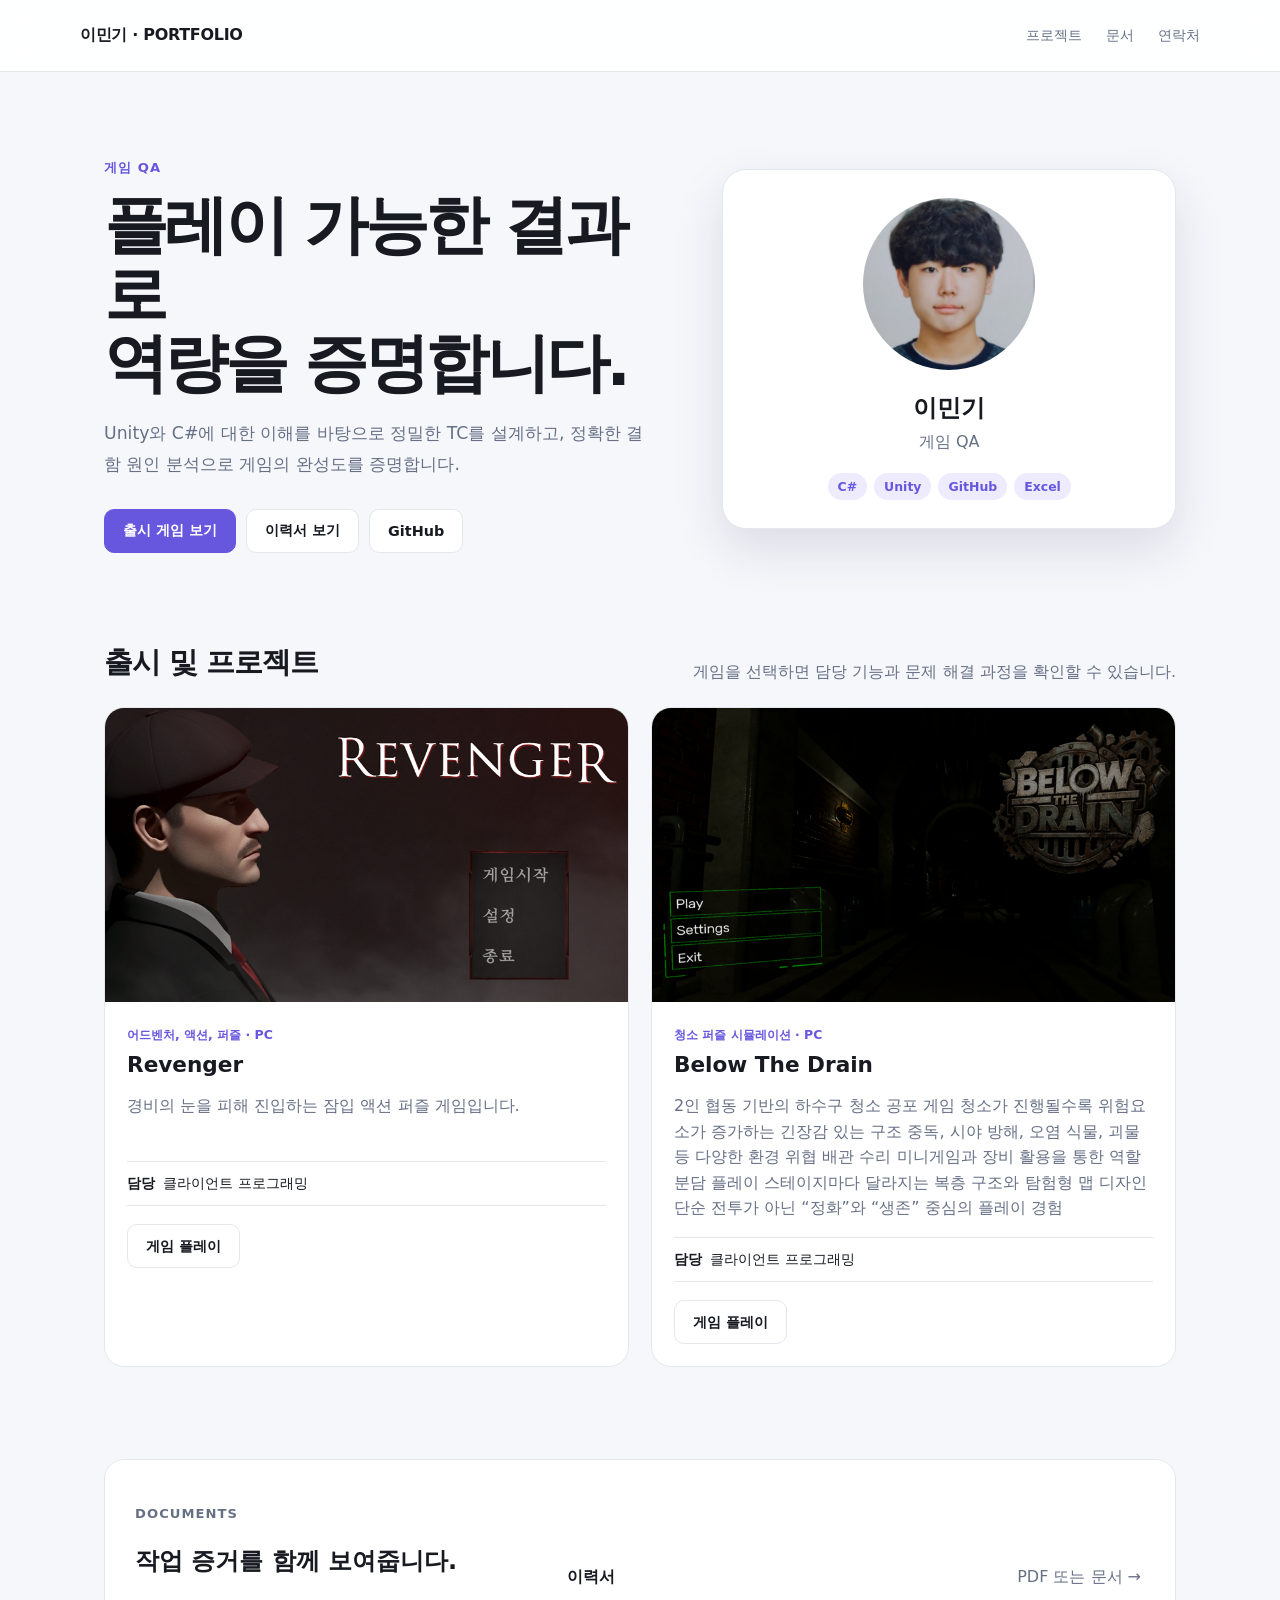
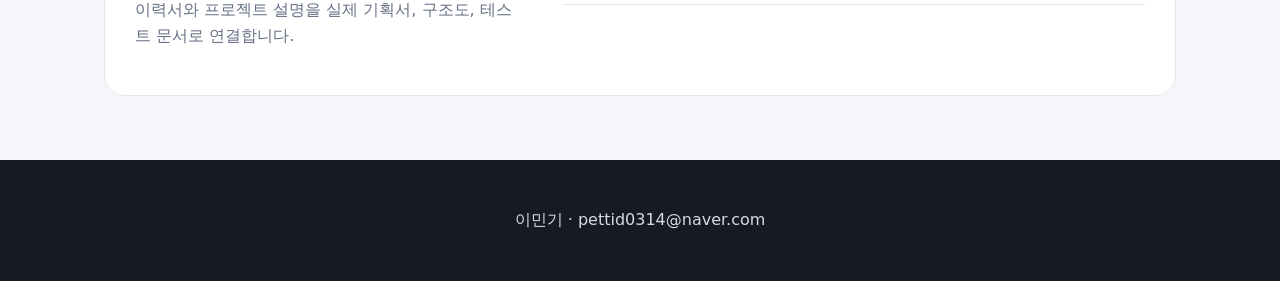
<file: index.html>
<!doctype html>
<html lang="ko">
<head>
  <meta charset="utf-8">
  <meta name="viewport" content="width=device-width, initial-scale=1">
  <meta name="description" content="게임콘텐츠 포트폴리오">
  <title>게임 포트폴리오</title>
  <link rel="stylesheet" href="css/portfolio.css">
</head>
<body>
  <header class="site-header">
    <a class="brand" href="index.html" id="brand">GAME PORTFOLIO</a>
    <nav aria-label="주요 메뉴">
      <a href="#projects">프로젝트</a>
      <a href="#documents">문서</a>
      <a href="#contact">연락처</a>
    </nav>
  </header>

  <main id="app" aria-live="polite">
    <section class="loading">포트폴리오 정보를 불러오고 있습니다.</section>
  </main>

  <footer id="contact">
    <p id="footer-text">Game Portfolio</p>
  </footer>

  <script src="js/portfolio.js" defer></script>
</body>
</html>
</file>
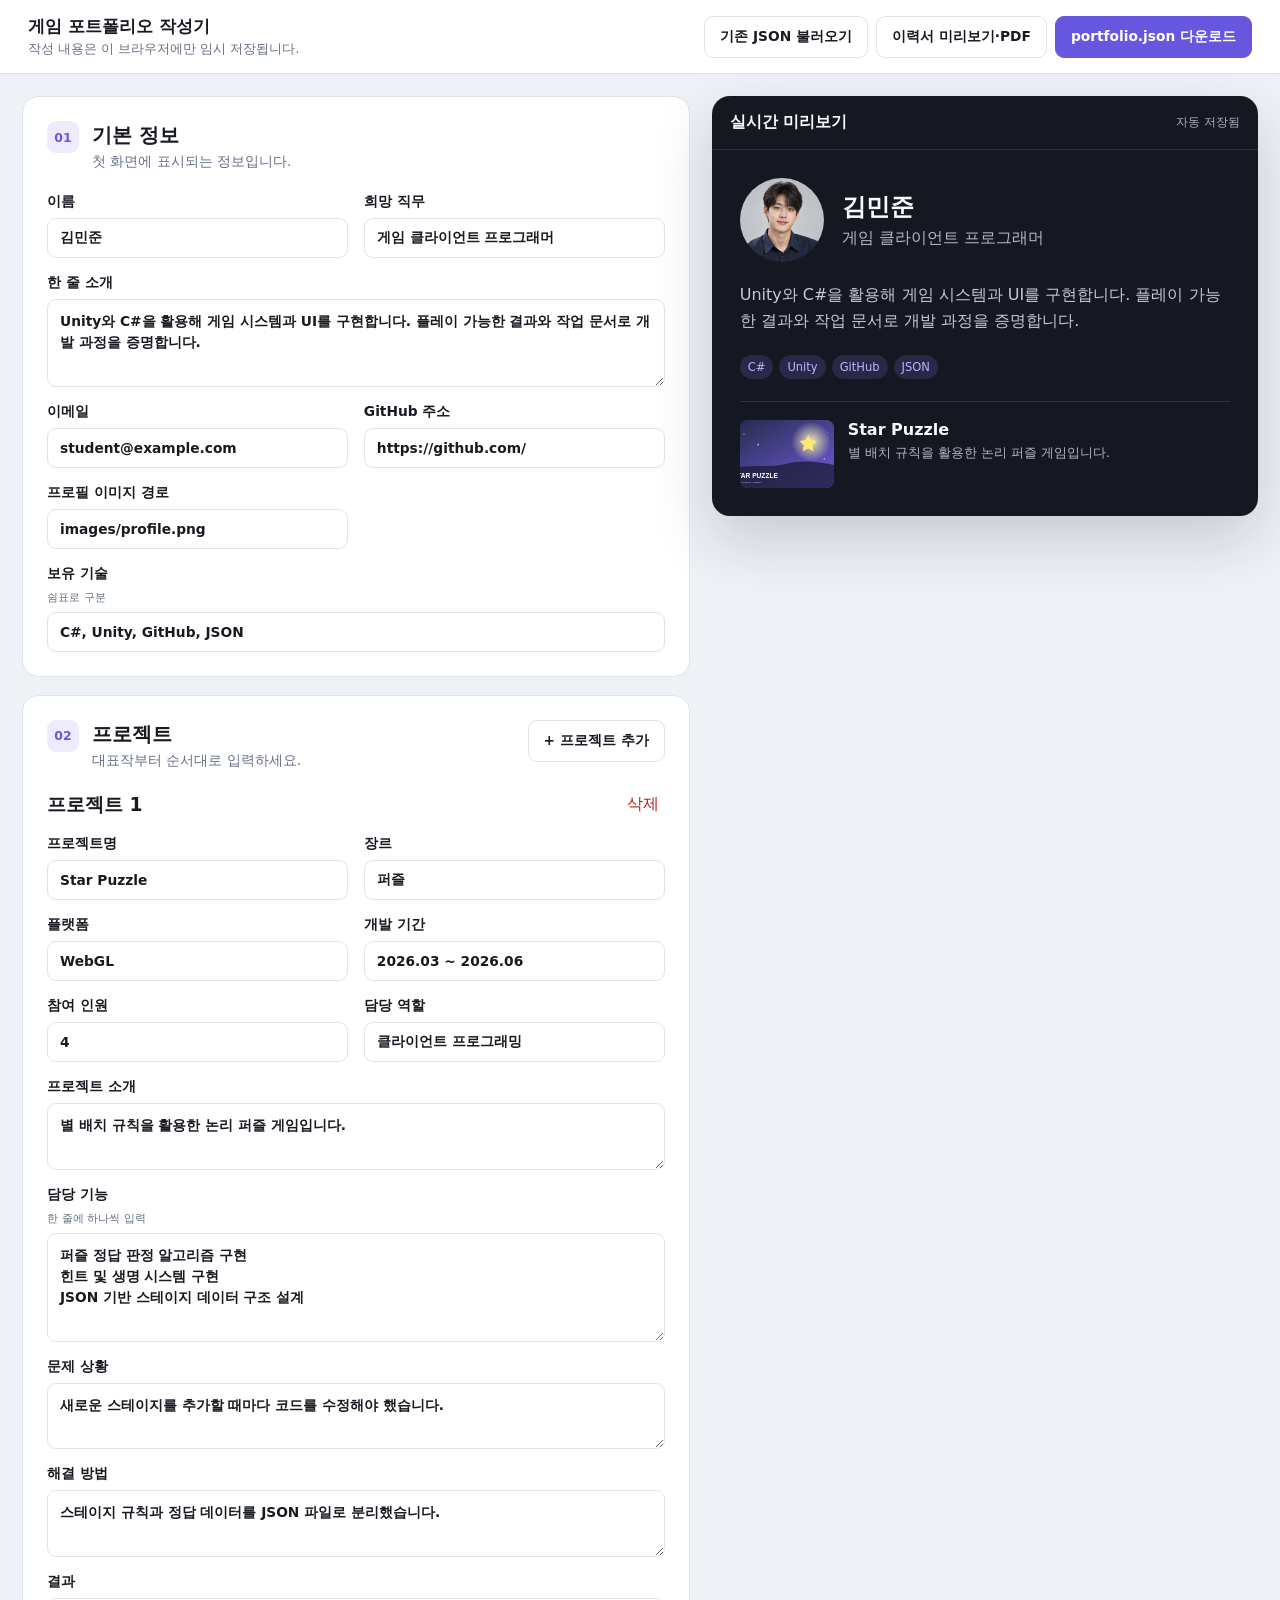
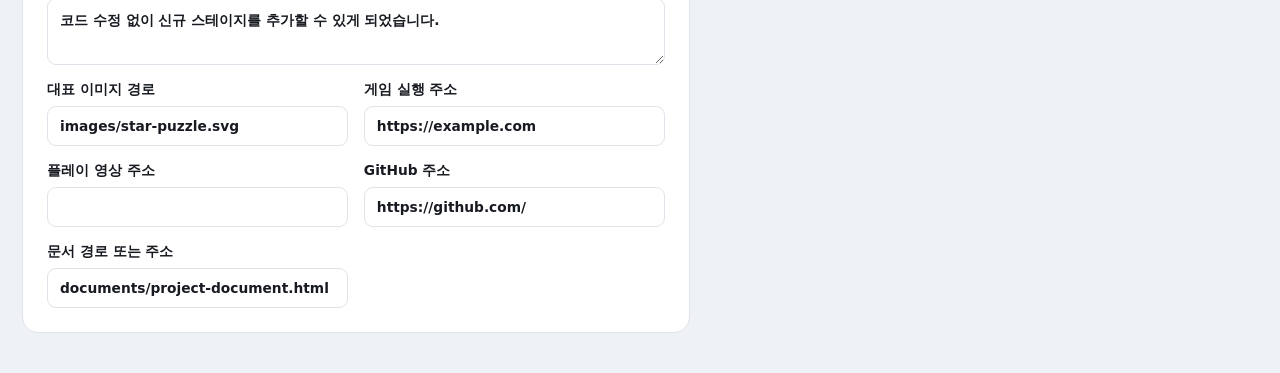
<file: editor.html>
<!doctype html>
<html lang="ko">
<head>
  <meta charset="utf-8">
  <meta name="viewport" content="width=device-width, initial-scale=1">
  <meta name="description" content="게임 포트폴리오 JSON 작성기">
  <title>포트폴리오 작성기</title>
  <link rel="stylesheet" href="css/editor.css">
</head>
<body>
  <header class="editor-header">
    <div>
      <strong>게임 포트폴리오 작성기</strong>
      <span>작성 내용은 이 브라우저에만 임시 저장됩니다.</span>
    </div>
    <div class="header-actions">
      <label class="button secondary" for="json-import">기존 JSON 불러오기</label>
      <input id="json-import" type="file" accept="application/json,.json" hidden>
      <button class="button secondary" id="preview-resume" type="button">이력서 미리보기·PDF</button>
      <button class="button primary" id="download-json" type="button">portfolio.json 다운로드</button>
    </div>
  </header>

  <main class="editor-layout">
    <form id="portfolio-form" novalidate>
      <section class="form-section">
        <div class="section-heading"><span>01</span><div><h1>기본 정보</h1><p>첫 화면에 표시되는 정보입니다.</p></div></div>
        <div class="field-grid">
          <label>이름<input name="name" required placeholder="김민준"></label>
          <label>희망 직무<input name="job" required placeholder="게임 클라이언트 프로그래머"></label>
          <label class="wide">한 줄 소개<textarea name="introduction" required rows="3" placeholder="Unity와 C#을 활용해 게임 시스템과 UI를 구현합니다."></textarea></label>
          <label>이메일<input name="email" type="email" required placeholder="student@example.com"></label>
          <label>GitHub 주소<input name="github" type="url" placeholder="https://github.com/student-id"></label>
          <label>프로필 이미지 경로<input name="profileImage" value="images/profile.png"></label>
          <label class="wide">보유 기술 <small>쉼표로 구분</small><input name="skills" placeholder="C#, Unity, GitHub, JSON"></label>
        </div>
      </section>

      <section class="form-section">
        <div class="section-heading project-heading"><span>02</span><div><h2>프로젝트</h2><p>대표작부터 순서대로 입력하세요.</p></div><button class="button secondary" id="add-project" type="button">+ 프로젝트 추가</button></div>
        <div id="project-forms"></div>
      </section>

      <div id="validation-message" role="alert"></div>
    </form>

    <aside class="preview-panel">
      <div class="preview-heading"><strong>실시간 미리보기</strong><span id="save-state">자동 저장됨</span></div>
      <div id="portfolio-preview"></div>
    </aside>
  </main>

  <template id="project-template">
    <article class="project-form">
      <div class="project-form-header"><h3>프로젝트 <span class="project-number"></span></h3><button type="button" class="remove-project">삭제</button></div>
      <div class="field-grid">
        <label>프로젝트명<input data-key="title" required></label>
        <label>장르<input data-key="genre" placeholder="퍼즐"></label>
        <label>플랫폼<input data-key="platform" placeholder="WebGL"></label>
        <label>개발 기간<input data-key="period" placeholder="2026.03 ~ 2026.06"></label>
        <label>참여 인원<input data-key="teamSize" type="number" min="1" value="1"></label>
        <label>담당 역할<input data-key="role" required placeholder="클라이언트 프로그래밍"></label>
        <label class="wide">프로젝트 소개<textarea data-key="description" required rows="2"></textarea></label>
        <label class="wide">담당 기능 <small>한 줄에 하나씩 입력</small><textarea data-key="contributions" required rows="4"></textarea></label>
        <label class="wide">문제 상황<textarea data-key="problem" rows="2"></textarea></label>
        <label class="wide">해결 방법<textarea data-key="solution" rows="2"></textarea></label>
        <label class="wide">결과<textarea data-key="result" rows="2"></textarea></label>
        <label>대표 이미지 경로<input data-key="thumbnail" placeholder="images/game.jpg"></label>
        <label>게임 실행 주소<input data-key="play" type="url"></label>
        <label>플레이 영상 주소<input data-key="video" type="url"></label>
        <label>GitHub 주소<input data-key="github" type="url"></label>
        <label>문서 경로 또는 주소<input data-key="document"></label>
      </div>
    </article>
  </template>

  <script src="js/editor.js" defer></script>
</body>
</html>
</file>
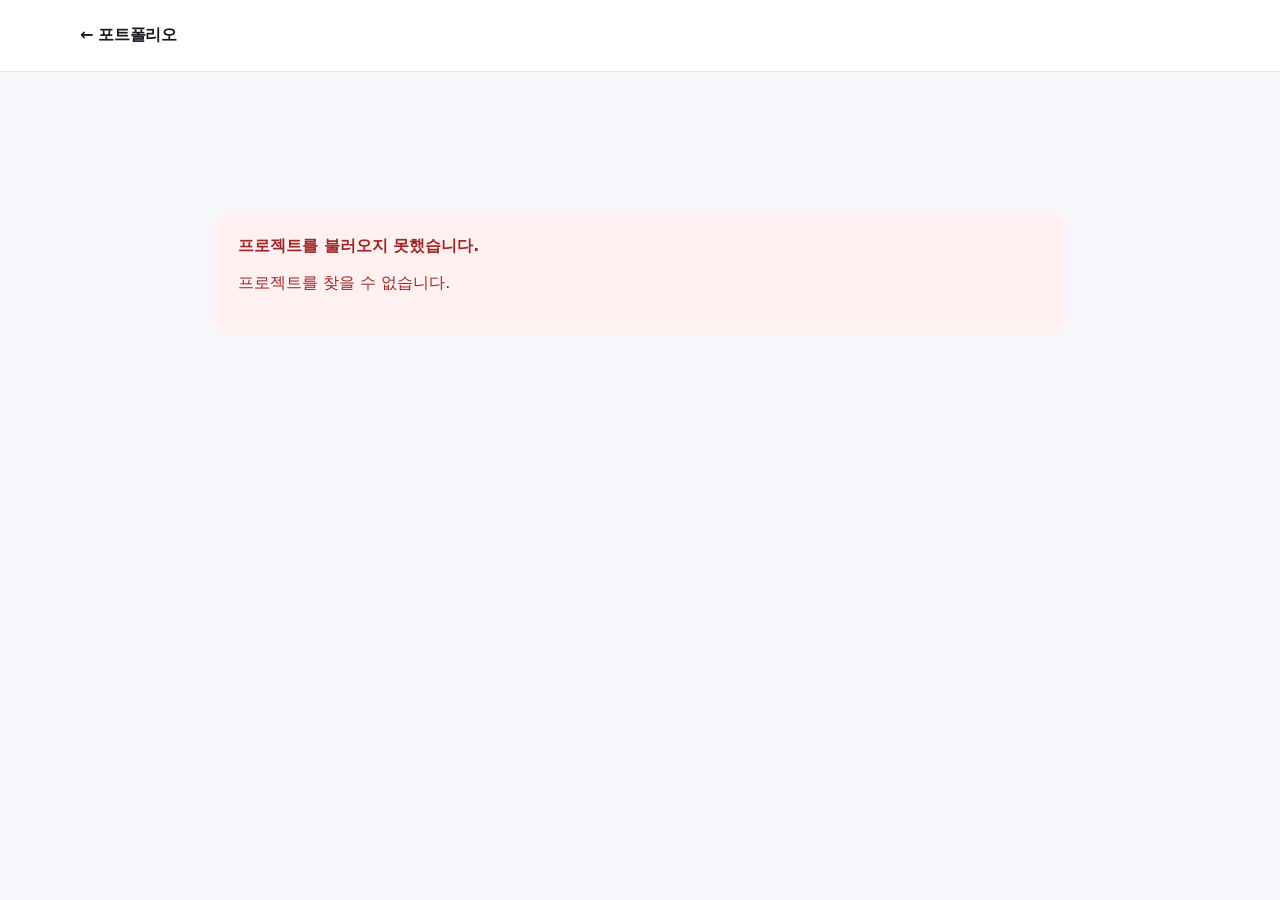
<file: project.html>
<!doctype html>
<html lang="ko">
<head>
  <meta charset="utf-8">
  <meta name="viewport" content="width=device-width, initial-scale=1">
  <meta name="description" content="게임 프로젝트 상세">
  <title>프로젝트 상세</title>
  <link rel="stylesheet" href="css/portfolio.css">
</head>
<body>
  <header class="site-header">
    <a class="brand" href="index.html">← 포트폴리오</a>
  </header>
  <main id="project-app" class="detail-shell" aria-live="polite">
    <section class="loading">프로젝트 정보를 불러오고 있습니다.</section>
  </main>
  <script src="js/project.js" defer></script>
</body>
</html>
</file>
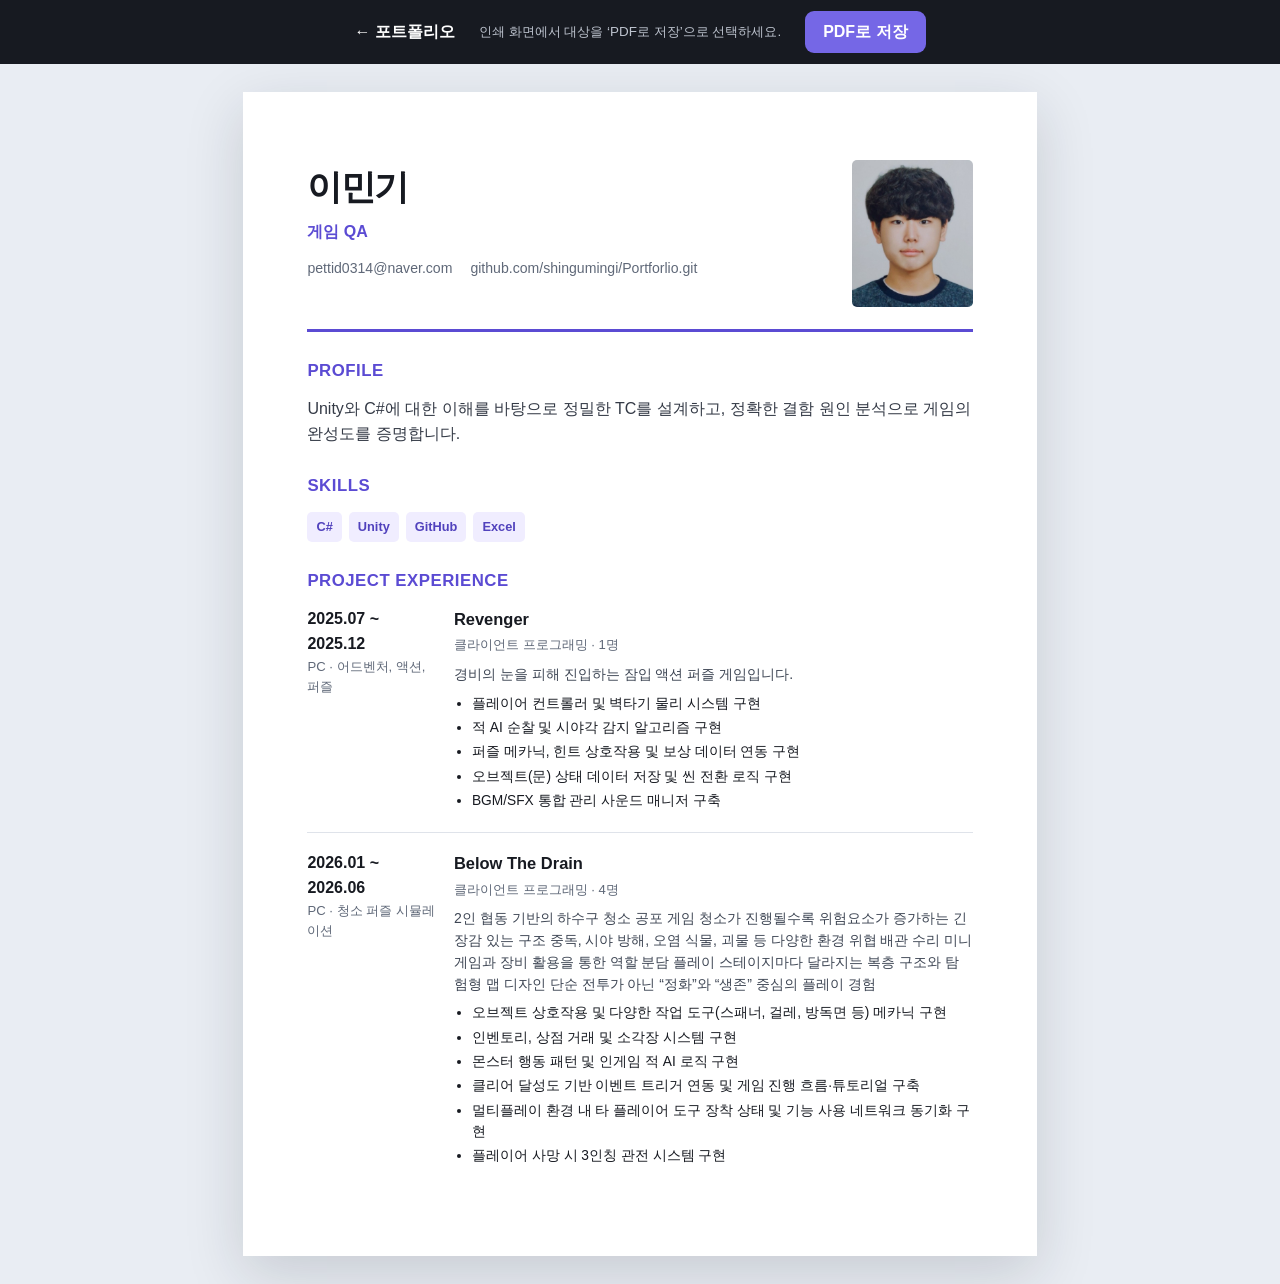
<file: resume.html>
<!doctype html>
<html lang="ko">
<head>
  <meta charset="utf-8">
  <meta name="viewport" content="width=device-width, initial-scale=1">
  <meta name="description" content="게임 개발자 이력서">
  <title>이력서</title>
  <link rel="stylesheet" href="css/resume.css">
</head>
<body>
  <div class="resume-toolbar">
    <a href="index.html">← 포트폴리오</a>
    <span>인쇄 화면에서 대상을 ‘PDF로 저장’으로 선택하세요.</span>
    <button id="save-pdf" type="button">PDF로 저장</button>
  </div>
  <main id="resume-app" class="resume-page" aria-live="polite">
    <p>이력서 정보를 불러오고 있습니다.</p>
  </main>
  <script src="js/resume.js" defer></script>
</body>
</html>
</file>
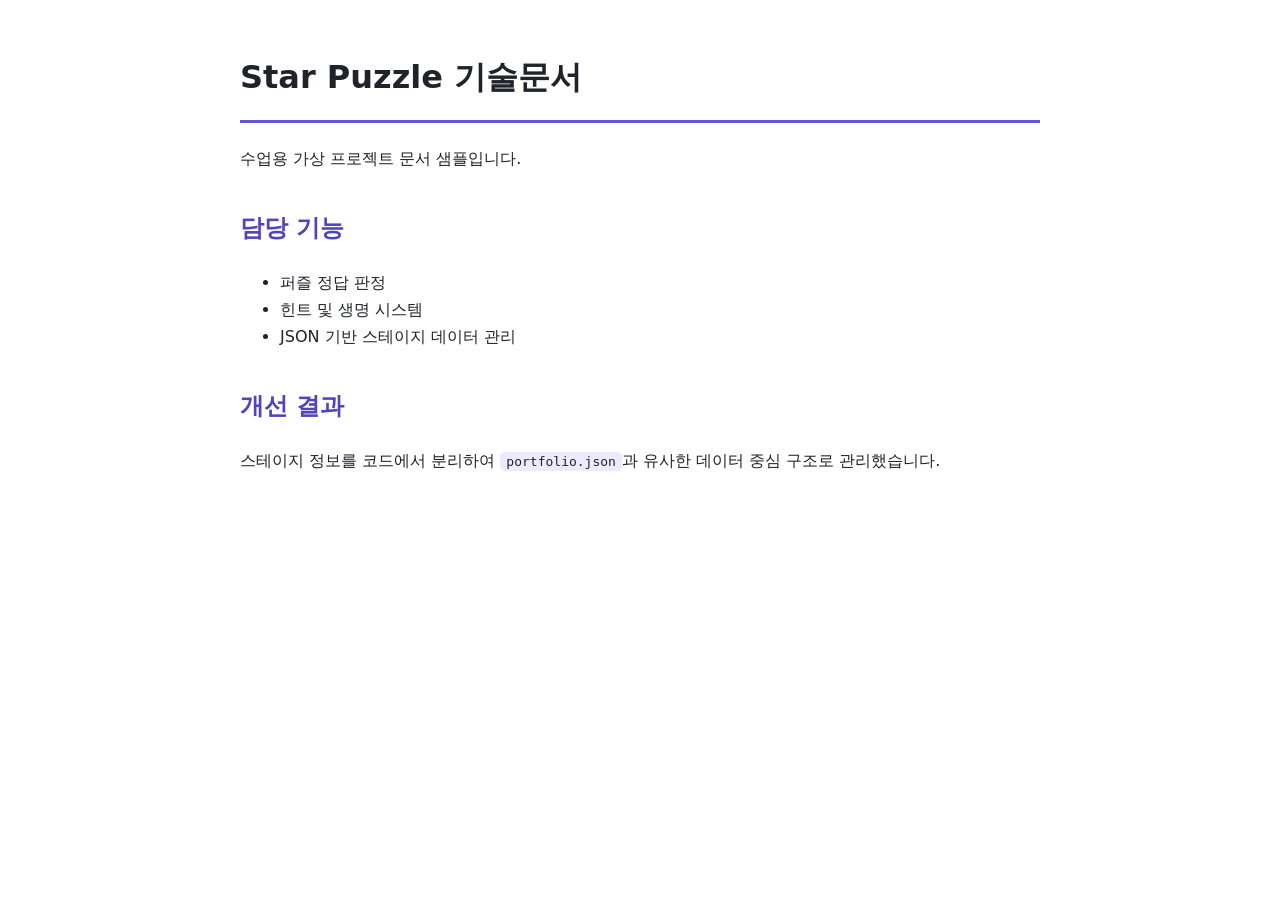
<file: documents/project-document.html>
<!doctype html><html lang="ko"><head><meta charset="utf-8"><meta name="viewport" content="width=device-width,initial-scale=1"><title>Star Puzzle 기술문서</title><style>body{max-width:800px;margin:50px auto;padding:0 24px;color:#20232a;font-family:system-ui,sans-serif;line-height:1.7}h1{border-bottom:3px solid #6757df;padding-bottom:16px}h2{margin-top:36px;color:#5144bc}code{background:#eeeafe;padding:2px 6px;border-radius:5px}</style></head><body><h1>Star Puzzle 기술문서</h1><p>수업용 가상 프로젝트 문서 샘플입니다.</p><h2>담당 기능</h2><ul><li>퍼즐 정답 판정</li><li>힌트 및 생명 시스템</li><li>JSON 기반 스테이지 데이터 관리</li></ul><h2>개선 결과</h2><p>스테이지 정보를 코드에서 분리하여 <code>portfolio.json</code>과 유사한 데이터 중심 구조로 관리했습니다.</p></body></html>
</file>
<file: css/portfolio.css>
:root {
  --bg: #f6f7fb;
  --surface: #ffffff;
  --text: #171a21;
  --muted: #667085;
  --line: #e4e7ec;
  --accent: #6757df;
  --accent-soft: #eeebff;
  --shadow: 0 20px 50px rgba(35, 31, 77, .12);
}
* { box-sizing: border-box; }
html { scroll-behavior: smooth; }
body { margin: 0; background: var(--bg); color: var(--text); font-family: Pretendard, "Noto Sans KR", system-ui, sans-serif; }
a { color: inherit; }
.site-header { height: 72px; display: flex; align-items: center; justify-content: space-between; gap: 24px; padding: 0 max(24px, calc((100vw - 1120px) / 2)); background: rgba(255,255,255,.9); border-bottom: 1px solid var(--line); position: sticky; top: 0; z-index: 10; backdrop-filter: blur(12px); }
.brand { font-weight: 800; text-decoration: none; letter-spacing: -.02em; }
nav { display: flex; gap: 24px; }
nav a { color: var(--muted); text-decoration: none; font-size: .9rem; }
.loading, .error { max-width: 1120px; margin: 80px auto; padding: 24px; }
.error { background: #fff1f1; color: #a12828; border-radius: 14px; }
.hero { max-width: 1120px; margin: 0 auto; padding: 74px 24px 62px; display: grid; grid-template-columns: 1.1fr .9fr; gap: 64px; align-items: center; }
.eyebrow { color: var(--accent); font-weight: 800; letter-spacing: .08em; font-size: .82rem; text-transform: uppercase; }
.hero h1 { margin: 14px 0 20px; font-size: clamp(2.5rem, 5vw, 4.4rem); line-height: 1.08; letter-spacing: -.055em; }
.intro { max-width: 620px; color: var(--muted); font-size: 1.08rem; line-height: 1.75; }
.actions { display: flex; flex-wrap: wrap; gap: 10px; margin-top: 30px; }
.button { display: inline-flex; align-items: center; justify-content: center; min-height: 44px; padding: 0 18px; border: 1px solid var(--line); border-radius: 10px; background: var(--surface); text-decoration: none; font-weight: 700; font-size: .9rem; }
.button.primary { background: var(--accent); border-color: var(--accent); color: #fff; }
.profile-card { padding: 28px; background: var(--surface); border: 1px solid var(--line); border-radius: 24px; box-shadow: var(--shadow); }
.profile-card img { display: block; width: 172px; height: 172px; object-fit: cover; border-radius: 50%; margin: 0 auto 22px; background: var(--accent-soft); }
.profile-card h2 { text-align: center; margin: 0; }
.profile-card p { text-align: center; color: var(--muted); margin: 8px 0 20px; }
.skill-list { display: flex; flex-wrap: wrap; justify-content: center; gap: 7px; }
.tag { display: inline-flex; padding: 6px 10px; border-radius: 999px; background: var(--accent-soft); color: var(--accent); font-size: .78rem; font-weight: 700; }
.section { max-width: 1120px; margin: 0 auto; padding: 28px 24px 64px; }
.section-heading { display: flex; justify-content: space-between; align-items: end; gap: 20px; margin-bottom: 24px; }
.section-heading h2 { margin: 0; font-size: 1.8rem; letter-spacing: -.035em; }
.section-heading p { margin: 0; color: var(--muted); }
.project-grid { display: grid; grid-template-columns: repeat(2, minmax(0, 1fr)); gap: 22px; }
.project-card { overflow: hidden; background: var(--surface); border: 1px solid var(--line); border-radius: 20px; transition: transform .18s ease, box-shadow .18s ease; }
.project-card:hover { transform: translateY(-3px); box-shadow: var(--shadow); }
.project-card img { display: block; width: 100%; aspect-ratio: 16/9; object-fit: cover; background: #252b45; }
.project-content { padding: 22px; }
.project-meta { color: var(--accent); font-size: .78rem; font-weight: 800; }
.project-content h3 { margin: 8px 0; font-size: 1.35rem; }
.project-content p { color: var(--muted); line-height: 1.6; min-height: 52px; }
.project-role { padding: 12px 0; border-top: 1px solid var(--line); border-bottom: 1px solid var(--line); font-size: .9rem; }
.project-role strong { margin-right: 8px; }
.card-actions { display: flex; flex-wrap: wrap; gap: 8px; margin-top: 18px; }
.documents { display: grid; grid-template-columns: .8fr 1.2fr; gap: 40px; padding: 30px; background: var(--surface); border: 1px solid var(--line); border-radius: 20px; }
.documents p { color: var(--muted); line-height: 1.65; }
.document-list { display: grid; align-content: center; }
.document-link { display: flex; justify-content: space-between; padding: 16px 4px; border-bottom: 1px solid var(--line); text-decoration: none; font-weight: 700; }
.document-link span { color: var(--muted); font-weight: 500; }
footer { padding: 34px 24px; text-align: center; background: #171a21; color: #d7dae0; }
.detail-shell { max-width: 900px; margin: 0 auto; padding: 60px 24px 90px; }
.detail-cover { width: 100%; aspect-ratio: 16/8; object-fit: cover; border-radius: 24px; background: #252b45; }
.detail-title { margin: 32px 0 8px; font-size: clamp(2.2rem, 5vw, 3.7rem); letter-spacing: -.045em; }
.detail-summary { color: var(--muted); font-size: 1.06rem; line-height: 1.75; }
.detail-facts { display: grid; grid-template-columns: repeat(4, 1fr); gap: 12px; margin: 30px 0; }
.fact { padding: 16px; background: var(--surface); border: 1px solid var(--line); border-radius: 14px; }
.fact small { display: block; color: var(--muted); margin-bottom: 6px; }
.detail-section { margin-top: 46px; }
.detail-section h2 { margin-bottom: 18px; }
.contribution-list { padding-left: 22px; line-height: 1.9; }
.solve-grid { display: grid; grid-template-columns: repeat(3, 1fr); gap: 12px; }
.solve-item { padding: 20px; background: var(--surface); border: 1px solid var(--line); border-radius: 14px; }
.solve-item small { color: var(--accent); font-weight: 800; }
.solve-item p { color: var(--muted); line-height: 1.65; }
@media (max-width: 760px) {
  .site-header { height: 62px; }
  nav { display: none; }
  .hero { grid-template-columns: 1fr; padding-top: 48px; gap: 34px; }
  .profile-card { max-width: 420px; width: 100%; }
  .project-grid, .documents, .solve-grid { grid-template-columns: 1fr; }
  .detail-facts { grid-template-columns: 1fr 1fr; }
  .section-heading { display: block; }
  .section-heading p { margin-top: 8px; }
}
@media (prefers-reduced-motion: reduce) { * { scroll-behavior: auto !important; transition: none !important; } }
</file>
<file: css/editor.css>
:root { --bg:#eef1f6; --surface:#fff; --text:#171a21; --muted:#667085; --line:#dfe3ea; --accent:#6757df; --danger:#b42318; }
* { box-sizing: border-box; }
body { margin:0; background:var(--bg); color:var(--text); font-family:Pretendard,"Noto Sans KR",system-ui,sans-serif; }
.editor-header { min-height:74px; padding:14px 28px; display:flex; align-items:center; justify-content:space-between; gap:20px; background:var(--surface); border-bottom:1px solid var(--line); position:sticky; top:0; z-index:10; }
.editor-header strong { display:block; font-size:1.05rem; }
.editor-header span { color:var(--muted); font-size:.8rem; }
.header-actions { display:flex; gap:8px; }
.button { min-height:42px; display:inline-flex; align-items:center; justify-content:center; padding:0 15px; border-radius:9px; border:1px solid var(--line); font-weight:700; font-size:.86rem; cursor:pointer; font-family:inherit; }
.button.primary { background:var(--accent); color:#fff; border-color:var(--accent); }
.button.secondary { background:#fff; color:var(--text); }
.editor-layout { display:grid; grid-template-columns:minmax(500px, 1.1fr) minmax(360px, .9fr); gap:22px; padding:22px; max-width:1500px; margin:0 auto; align-items:start; }
.form-section { background:var(--surface); border:1px solid var(--line); border-radius:16px; padding:24px; margin-bottom:18px; }
.section-heading { display:flex; gap:13px; align-items:start; margin-bottom:22px; }
.section-heading > span { width:32px; height:32px; display:grid; place-items:center; border-radius:9px; background:#eeebff; color:var(--accent); font-weight:800; font-size:.78rem; }
.section-heading h1,.section-heading h2 { margin:1px 0 4px; font-size:1.25rem; }
.section-heading p { margin:0; color:var(--muted); font-size:.85rem; }
.project-heading .button { margin-left:auto; }
.field-grid { display:grid; grid-template-columns:1fr 1fr; gap:16px; }
label { display:grid; gap:7px; font-size:.86rem; font-weight:700; }
label small { color:var(--muted); font-weight:500; }
label.wide { grid-column:1/-1; }
input,textarea { width:100%; border:1px solid var(--line); border-radius:9px; padding:11px 12px; background:#fff; color:var(--text); font:inherit; }
textarea { resize:vertical; line-height:1.55; }
input:focus,textarea:focus { outline:3px solid rgba(103,87,223,.16); border-color:var(--accent); }
.project-form { border-top:1px solid var(--line); padding-top:22px; margin-top:22px; }
.project-form:first-child { border-top:0; padding-top:0; margin-top:0; }
.project-form-header { display:flex; justify-content:space-between; align-items:center; margin-bottom:17px; }
.project-form-header h3 { margin:0; }
.remove-project { border:0; background:transparent; color:var(--danger); cursor:pointer; font:inherit; }
.preview-panel { position:sticky; top:96px; background:#151821; border-radius:18px; overflow:hidden; color:#f8f9fb; box-shadow:0 24px 60px rgba(27,25,54,.18); }
.preview-heading { min-height:54px; padding:0 18px; display:flex; align-items:center; justify-content:space-between; border-bottom:1px solid #30333d; }
.preview-heading span { color:#abb1bd; font-size:.78rem; }
#portfolio-preview { padding:28px; }
.preview-profile { display:flex; gap:18px; align-items:center; }
.preview-profile img { width:84px; height:84px; border-radius:50%; object-fit:cover; background:#2a2e3a; }
.preview-profile h2 { margin:0 0 5px; }
.preview-profile p { margin:0; color:#b2b8c5; }
.preview-intro { color:#c5cad4; line-height:1.65; margin:20px 0; }
.preview-tags { display:flex; flex-wrap:wrap; gap:6px; }
.preview-tag { padding:5px 8px; border-radius:999px; background:#2b2747; color:#bdb4ff; font-size:.72rem; }
.preview-project { display:grid; grid-template-columns:94px 1fr; gap:14px; margin-top:22px; padding-top:18px; border-top:1px solid #30333d; }
.preview-project img { width:94px; height:68px; object-fit:cover; border-radius:8px; background:#2a2e3a; }
.preview-project strong { display:block; }
.preview-project p { margin:5px 0 0; color:#aeb5c2; font-size:.8rem; line-height:1.45; }
#validation-message:not(:empty) { margin:16px 0; padding:15px; border-radius:10px; background:#fff1f1; color:var(--danger); }
@media(max-width:980px) { .editor-layout { grid-template-columns:1fr; } .preview-panel { position:static; } }
@media(max-width:620px) { .editor-header { align-items:flex-start; flex-direction:column; padding:16px; } .header-actions { width:100%; flex-direction:column; } .field-grid { grid-template-columns:1fr; } label.wide { grid-column:auto; } .editor-layout { padding:12px; } .form-section { padding:18px; } }
</file>
<file: css/resume.css>
:root { --ink:#171a21; --muted:#5f6878; --line:#dfe3ea; --accent:#5b4bd3; --paper:#fff; --outside:#e9edf3; }
* { box-sizing:border-box; }
body { margin:0; background:var(--outside); color:var(--ink); font-family:Pretendard,"Noto Sans KR",Arial,sans-serif; line-height:1.55; }
.resume-toolbar { min-height:64px; display:flex; align-items:center; justify-content:center; gap:24px; padding:10px 20px; background:#171a21; color:#fff; position:sticky; top:0; z-index:10; }
.resume-toolbar a { color:#fff; text-decoration:none; font-weight:700; }
.resume-toolbar span { color:#bdc3ce; font-size:.84rem; }
.resume-toolbar button { min-height:42px; padding:0 18px; border:0; border-radius:9px; background:#7567e6; color:#fff; font:inherit; font-weight:800; cursor:pointer; }
.resume-page { width:210mm; min-height:297mm; margin:28px auto; padding:18mm 17mm; background:var(--paper); box-shadow:0 18px 55px rgba(24,29,42,.16); }
.resume-head { display:grid; grid-template-columns:1fr auto; gap:24px; padding-bottom:22px; border-bottom:3px solid var(--accent); }
.resume-head h1 { margin:0; font-size:2.2rem; letter-spacing:-.05em; }
.resume-job { margin:5px 0 14px; color:var(--accent); font-weight:800; }
.resume-contact { display:flex; flex-wrap:wrap; gap:8px 18px; color:var(--muted); font-size:.88rem; }
.resume-contact a { color:inherit; text-decoration:none; }
.resume-photo { width:32mm; height:39mm; object-fit:cover; border-radius:5px; background:#eef0f5; }
.resume-section { margin-top:26px; }
.resume-section h2 { margin:0 0 13px; font-size:1.05rem; color:var(--accent); letter-spacing:.03em; }
.resume-intro { margin:0; color:#343a46; }
.resume-skills { display:flex; flex-wrap:wrap; gap:7px; }
.resume-skill { padding:5px 9px; background:#f0edff; color:#5142bd; border-radius:5px; font-size:.8rem; font-weight:700; }
.resume-project { display:grid; grid-template-columns:34mm 1fr; gap:18px; padding:18px 0; border-top:1px solid var(--line); break-inside:avoid; }
.resume-project:first-of-type { border-top:0; padding-top:0; }
.project-period { color:var(--muted); font-size:.82rem; }
.project-main h3 { margin:0; font-size:1.03rem; }
.project-meta { margin:3px 0 8px; color:var(--muted); font-size:.82rem; }
.project-summary { margin:0 0 7px; color:#3e4654; font-size:.88rem; }
.project-main ul { margin:6px 0 0; padding-left:18px; font-size:.86rem; }
.project-main li { margin:3px 0; }
.resume-error { padding:18px; background:#fff1f1; color:#a12828; border-radius:10px; }
@page { size:A4; margin:0; }
@media print {
  body { background:#fff; }
  .resume-toolbar { display:none !important; }
  .resume-page { width:210mm; min-height:297mm; margin:0; padding:16mm 17mm; box-shadow:none; }
  a { color:inherit !important; text-decoration:none !important; }
}
@media screen and (max-width:850px) {
  .resume-toolbar { justify-content:space-between; flex-wrap:wrap; }
  .resume-toolbar span { display:none; }
  .resume-page { width:calc(100% - 24px); min-height:auto; margin:12px; padding:28px 22px; }
  .resume-head { grid-template-columns:1fr; }
  .resume-photo { grid-row:1; }
  .resume-project { grid-template-columns:1fr; gap:6px; }
}
</file>
